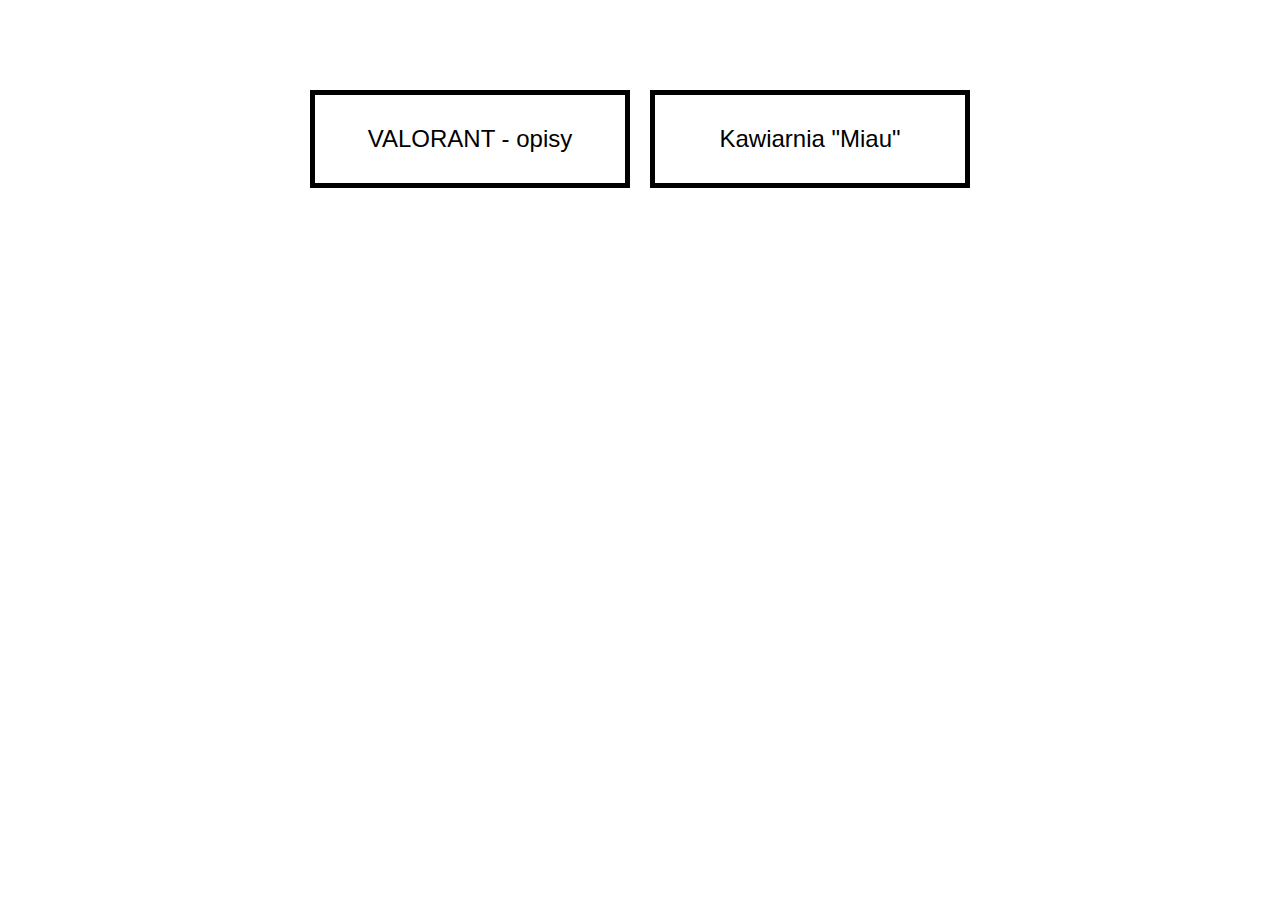
<file: index.html>
<!DOCTYPE html>
<html lang="pl">
<head>
    <meta charset="UTF-8">
    <meta name="viewport" content="width=device-width, initial-scale=1.0">
    <title>emdek - strony</title>
    <meta name="description" content="Wszystkie strony stworzone przed emdka!"> <meta name="author" content="emdek"> <meta name="keywords" content="emdek valorant">
    <style>
       * {
        margin: 0;
        padding: 0;
        box-sizing: border-box;
       }

       html {
        font-family: Arial, Helvetica, sans-serif;
       }
       
       nav {
        font-size: 0;
        text-align: center;
        margin: 10vh auto;
        max-width: 1400px;
       }
       a {
        width: 25%;
        display: inline-block;
        color: black;
        text-decoration: none;
        padding: 30px;
        font-size: 24px;
        text-align: center;
        border: 5px solid black;
        transition: 0.3s;
       }

       a:hover {
        color: white;
        letter-spacing: 2px;
       }

       a.valorant:hover {
        background-color: rgb(236, 90, 90);
        border-color: rgb(236, 90, 90);
       }

       a.kawiarnia:hover {
        color: #333;
        background-color: coral;
        border-color: coral;
       }

       .btn {
        margin-right: 20px;
       }
    </style>
</head>
<body>
    <nav>
        <a href="valorant.html" class="btn valorant">VALORANT - opisy</a>
        <a href="kawiarnia.html" class="kawiarnia">Kawiarnia "Miau"</a>
    </nav>
</body>
</html>
</file>
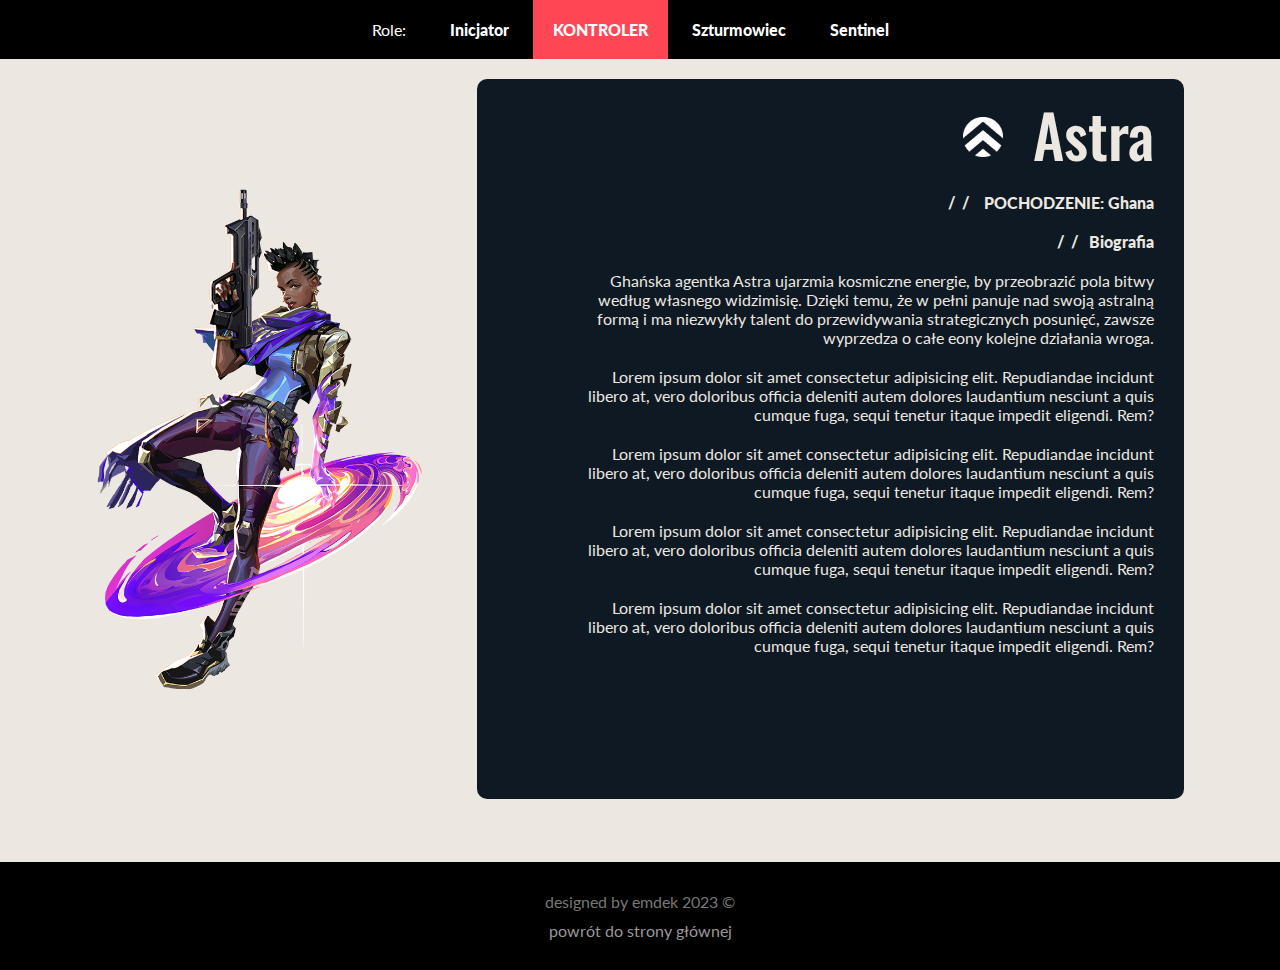
<file: controler.html>
<!DOCTYPE html>
<html lang="en">
<head>
    <meta charset="UTF-8">
    <meta http-equiv="X-UA-Compatible" content="IE=edge">
    <meta name="viewport" content="width=device-width, initial-scale=1.0">
    <link rel="stylesheet" href="style.css">
    <link rel="preconnect" href="https://fonts.googleapis.com">
    <link rel="preconnect" href="https://fonts.gstatic.com" crossorigin>
    <link href="https://fonts.googleapis.com/css2?family=Lato:wght@400;900&family=Oswald:wght@500&display=swap" rel="stylesheet">
    <meta name="description" content="Opis wszystkich postaci z VALORANT!">
    <meta name="author" content="emdek">
    <title>VALORANT - opisy postaci</title>
</head>
<body>
    <header>
        <nav>
            <p class="navtext">Role:</p>
            <ul class="menu">
                <a href="valorant.html"><li>Inicjator</li></a>
                <a href="#"><li class="active">Kontroler</li></a>
                <a href="#"><li>Szturmowiec</li></a>
                <a href="#"><li>Sentinel</li></a>
            </ul>
        </nav>
    </header>

    <main>
        <div class="agent-container">
            <div class="agent">
                <img src="img/astra.png" alt="astra">
            </div>

            <div class="opis-container">
                <p class="agent-name"><img src="img/controller.png" alt="kontroler" class="roleicon">Astra</p>
                <p class="opis"><span class="bold"><span class="letter-space">//</span> POCHODZENIE: Ghana</span></p>
                <p class="opis"><span class="bold"><span class="letter-space">//</span>Biografia</span></p>
                <p class="opis">Ghańska agentka Astra ujarzmia kosmiczne energie, by przeobrazić pola bitwy według własnego widzimisię. Dzięki temu, że w pełni panuje nad swoją astralną formą i ma niezwykły talent do przewidywania strategicznych posunięć, zawsze wyprzedza o całe eony kolejne działania wroga.</p>
                <p class="opis">Lorem ipsum dolor sit amet consectetur adipisicing elit. 
                    Repudiandae incidunt libero at, vero doloribus officia deleniti autem dolores laudantium nesciunt a quis 
                    cumque fuga, sequi tenetur itaque impedit eligendi. Rem?</p>
                <p class="opis">Lorem ipsum dolor sit amet consectetur adipisicing elit. 
                    Repudiandae incidunt libero at, vero doloribus officia deleniti autem dolores laudantium nesciunt a quis 
                    cumque fuga, sequi tenetur itaque impedit eligendi. Rem?</p>
                <p class="opis">Lorem ipsum dolor sit amet consectetur adipisicing elit. 
                    Repudiandae incidunt libero at, vero doloribus officia deleniti autem dolores laudantium nesciunt a quis 
                    cumque fuga, sequi tenetur itaque impedit eligendi. Rem?</p>
                <p class="opis">Lorem ipsum dolor sit amet consectetur adipisicing elit. 
                    Repudiandae incidunt libero at, vero doloribus officia deleniti autem dolores laudantium nesciunt a quis 
                    cumque fuga, sequi tenetur itaque impedit eligendi. Rem?</p>
                
                
            </div>
        </div>
    </main>

    <footer>
        <p>designed by emdek 2023 &copy;</p>
        <p><a href="index.html">powrót do strony głównej</a></p>
    </footer>
</body>
</html>
</file>
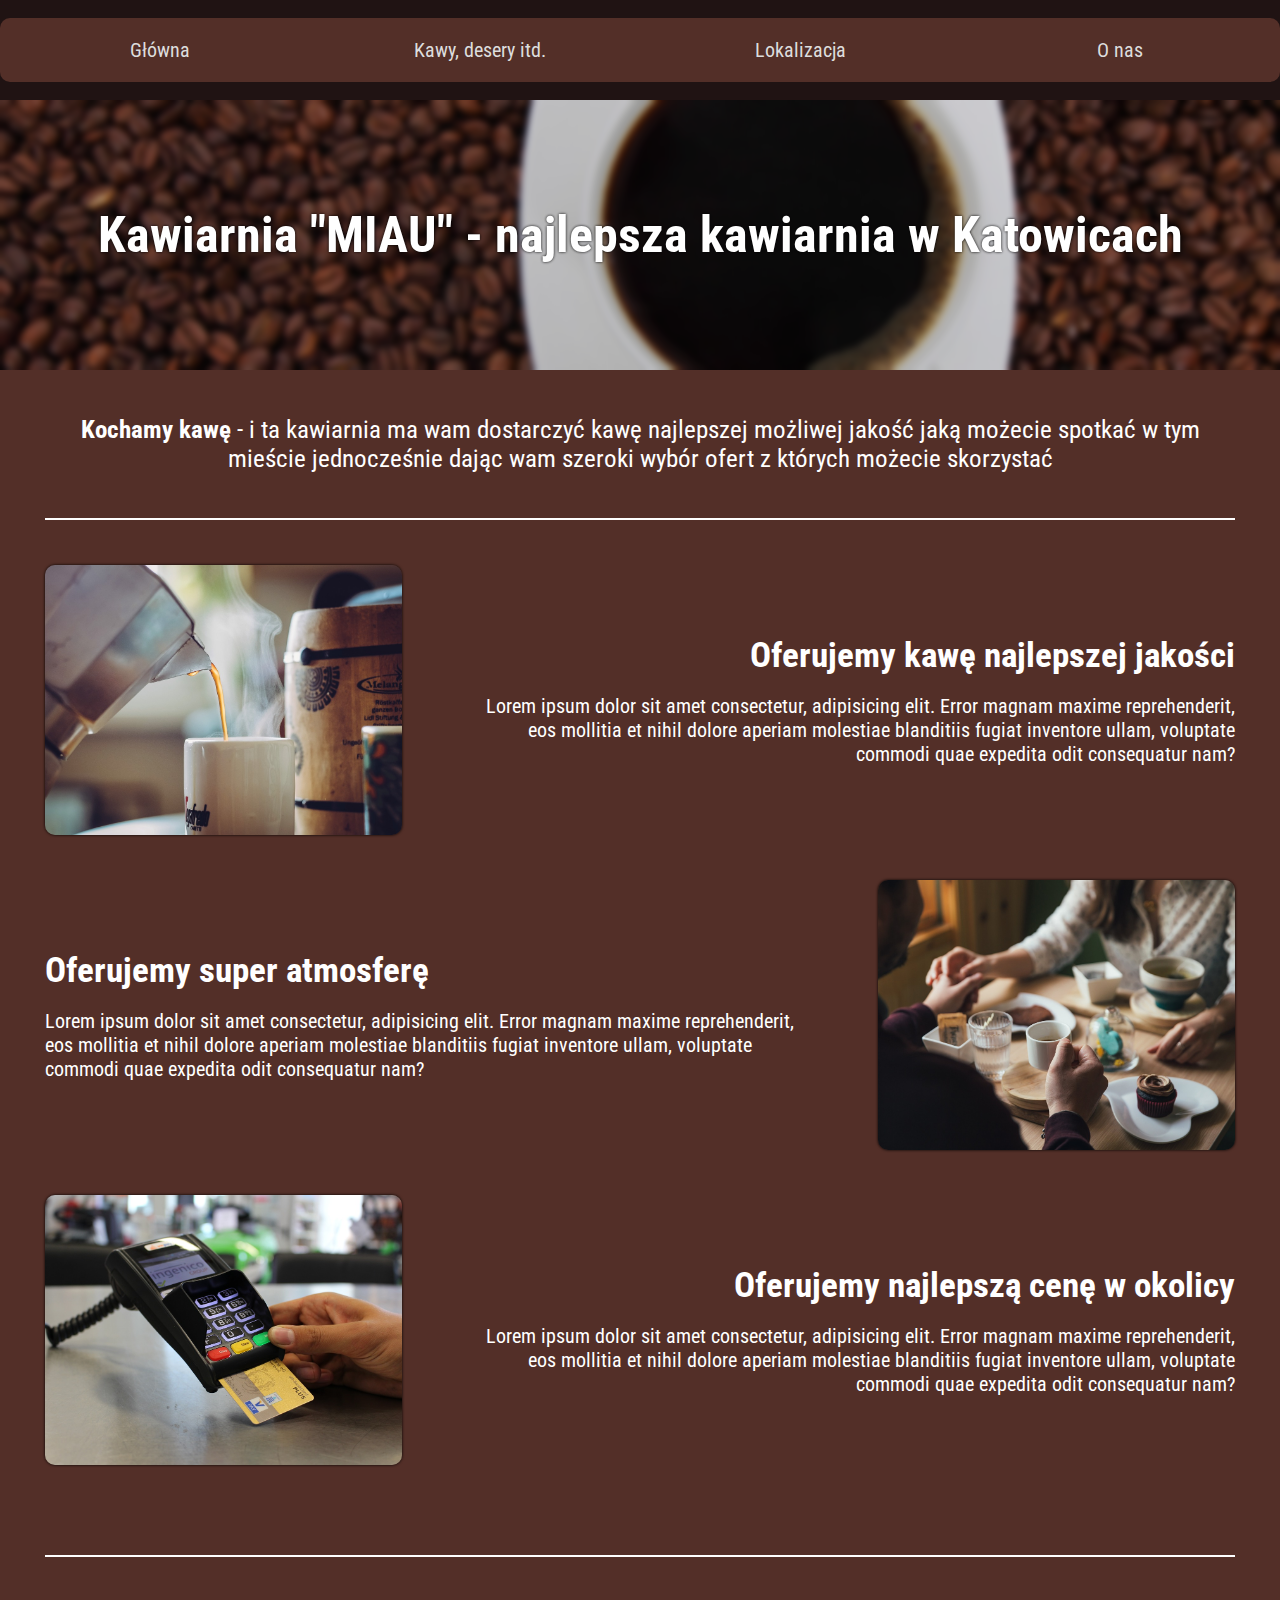
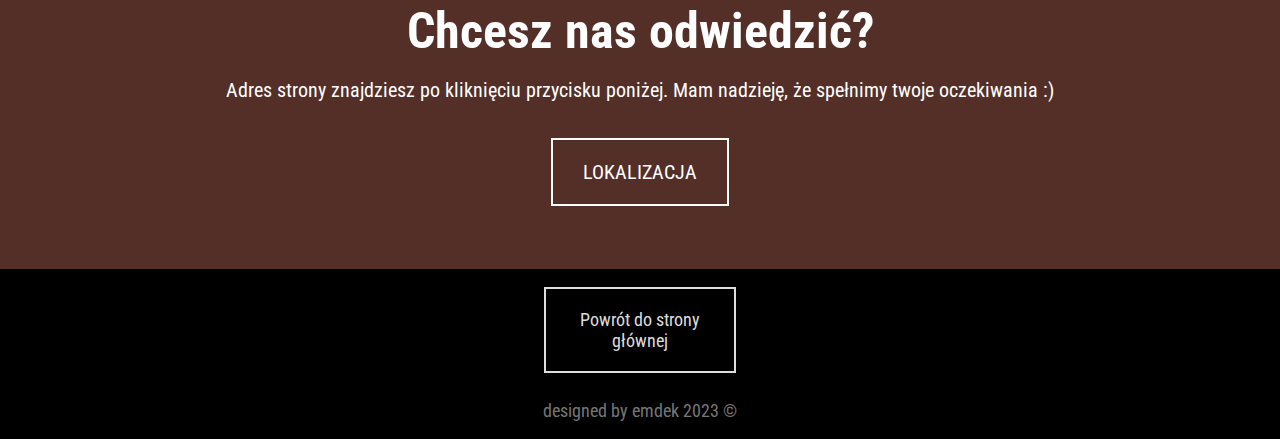
<file: kawiarnia.html>
<!DOCTYPE html>
<html lang="pl">
<head>
    <meta charset="UTF-8">
    <meta name="viewport" content="width=device-width, initial-scale=1.0">
    <title>Kawiarnia "Miau" - najlepsza kawiarnia w Katowicach!</title>
    <meta property="og:type" content="website">
    <meta property="og:title" content="Kawiarnia Miau - najlepsza kawiarnia w Katowicach!">
    <meta property="og:image" content="https://i.imgur.com/J6QGpCL.jpg">
    <meta property="og:description" content="Tutaj wypijesz najlepszą kawę w Katowicach!">
    <meta name="author" content="emdek">
    <link rel="stylesheet" href="style_coffee.css">
</head>
<body>
    <nav>
        <ul>
            <li><a href="#">Główna</a></li>
            <li><a href="#">Kawy, desery itd.</a></li>
            <li><a href="#">Lokalizacja</a></li>
            <li><a href="#">O nas</a></li>
        </ul>
    </nav>
    <header>   
        <h1>Kawiarnia "MIAU" - najlepsza kawiarnia w Katowicach</h1>
    </header>
    <main>
        <p class="description"><span class="bold">Kochamy kawę</span> - i ta kawiarnia ma wam dostarczyć kawę najlepszej możliwej jakość jaką możecie spotkać w tym mieście jednocześnie dając wam szeroki wybór ofert z których możecie skorzystać</p>

        <section class="features">
            <div class="feature">
                <div class="feature-img">
                </div>
                <div class="feature-description">
                    <h1>Oferujemy kawę najlepszej jakości</h1>
                    <p>Lorem ipsum dolor sit amet consectetur, adipisicing elit. Error magnam maxime reprehenderit, eos mollitia et nihil dolore aperiam molestiae blanditiis fugiat inventore ullam, voluptate commodi quae expedita odit consequatur nam?</p>
                </div>
            </div>

            <div class="feature flexleft">
                <div class="feature-img img2"></div>
                <div class="feature-description left">
                    <h1>Oferujemy super atmosferę</h1>
                    <p>Lorem ipsum dolor sit amet consectetur, adipisicing elit. Error magnam maxime reprehenderit, eos mollitia et nihil dolore aperiam molestiae blanditiis fugiat inventore ullam, voluptate commodi quae expedita odit consequatur nam?</p>
                </div>
                </div>
            </div>

            <div class="feature">
                <div class="feature-img img3">
                </div>
                <div class="feature-description">
                    <h1>Oferujemy najlepszą cenę w okolicy</h1>
                    <p>Lorem ipsum dolor sit amet consectetur, adipisicing elit. Error magnam maxime reprehenderit, eos mollitia et nihil dolore aperiam molestiae blanditiis fugiat inventore ullam, voluptate commodi quae expedita odit consequatur nam?</p>
                </div>
            </div>
        </section>

        <section class="seeus">
            <h2>Chcesz nas odwiedzić?</h2>
            <p>Adres strony znajdziesz po kliknięciu przycisku poniżej. Mam nadzieję, że spełnimy twoje oczekiwania :)</p>
            <a href="#" class="btn">Lokalizacja</a>
        </section>


    </main>
    <footer>
        <a href="index.html">Powrót do strony głównej</a>
        <p>designed by emdek 2023 &copy;</p>
    </footer>
</body>
</html>
</file>
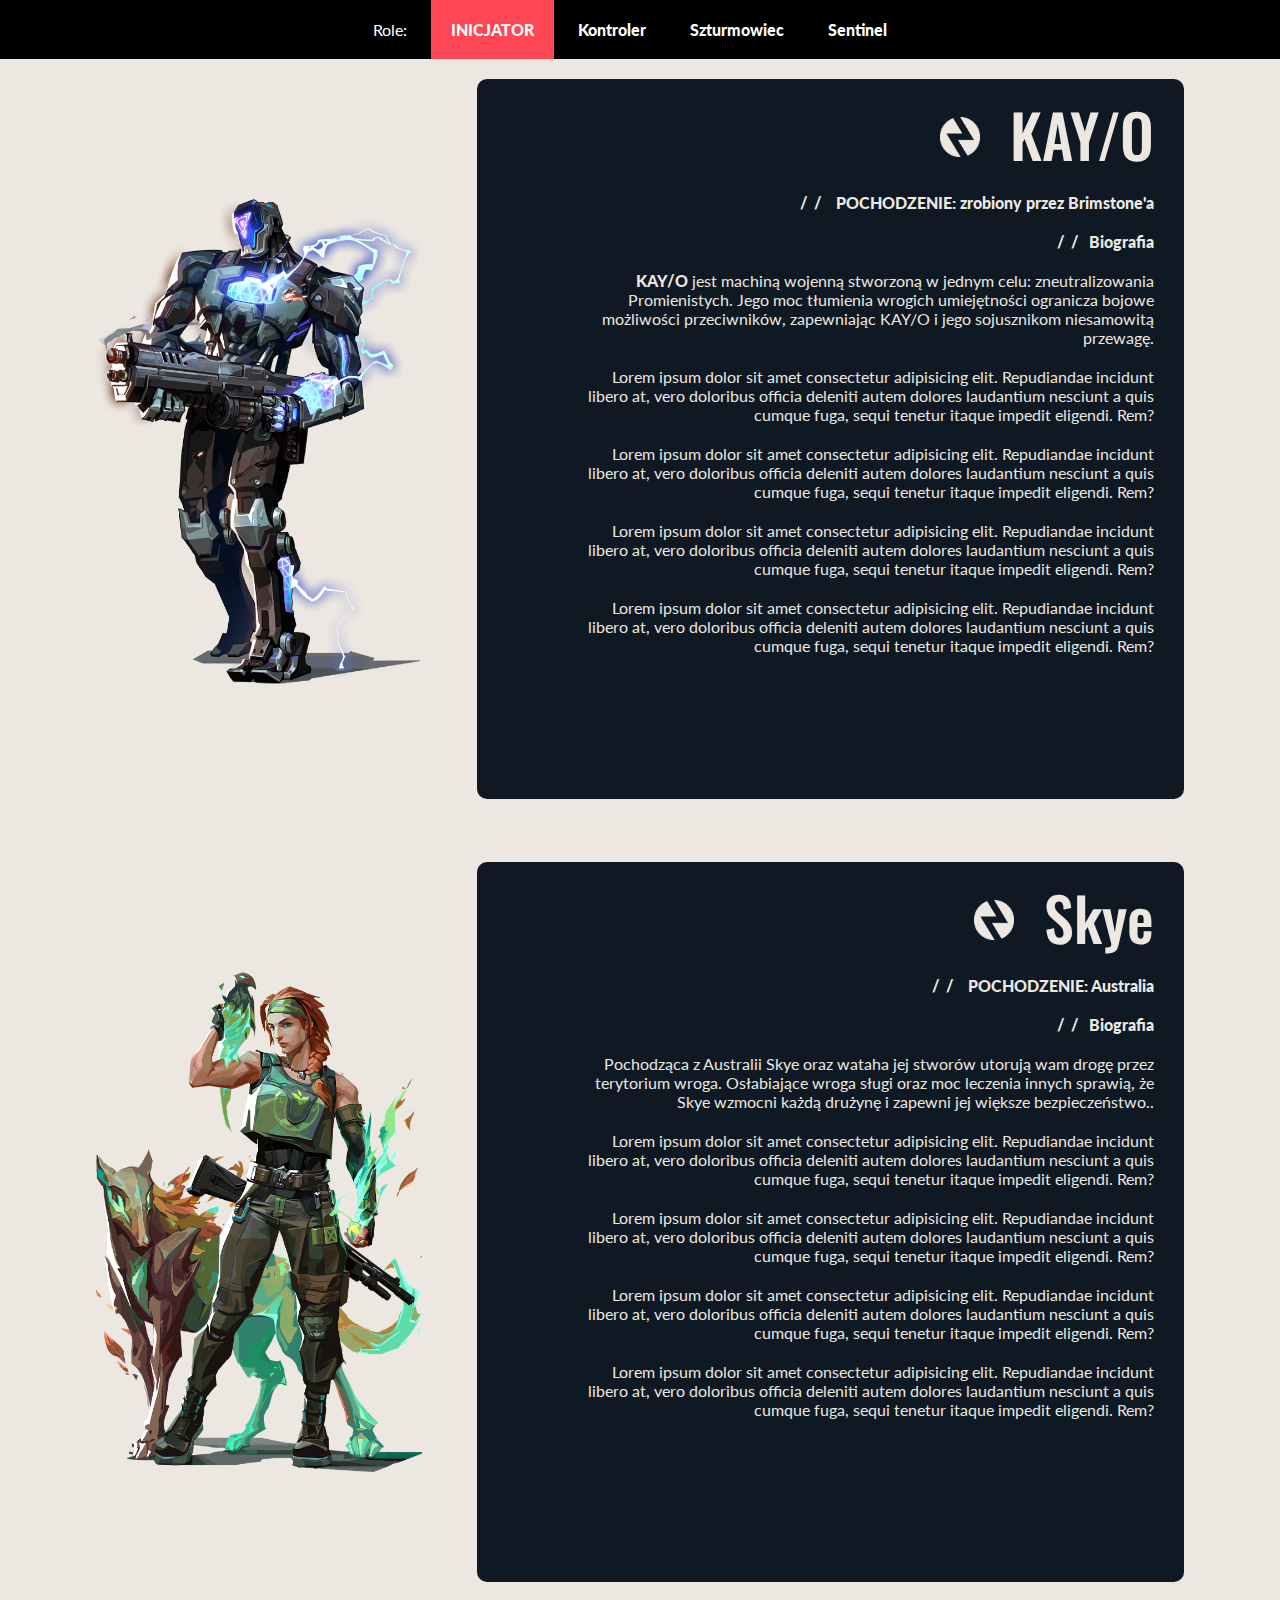
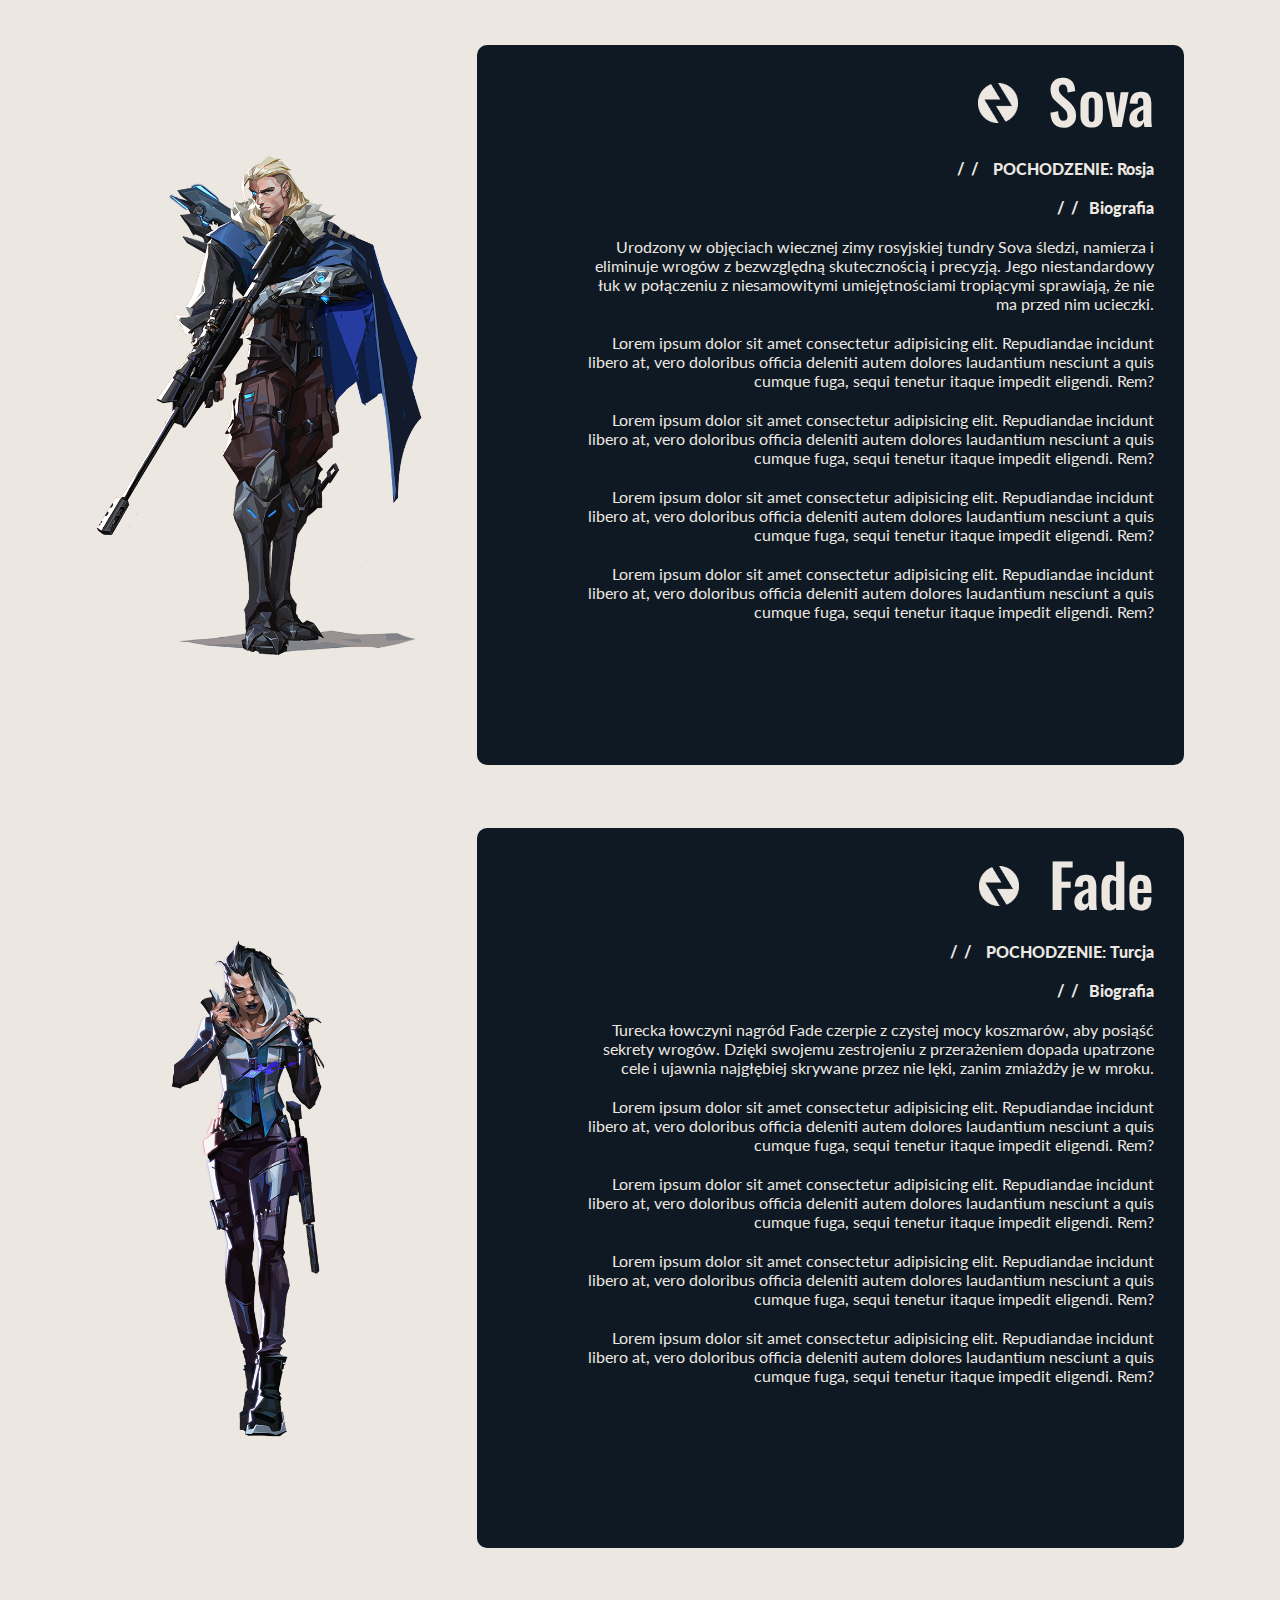
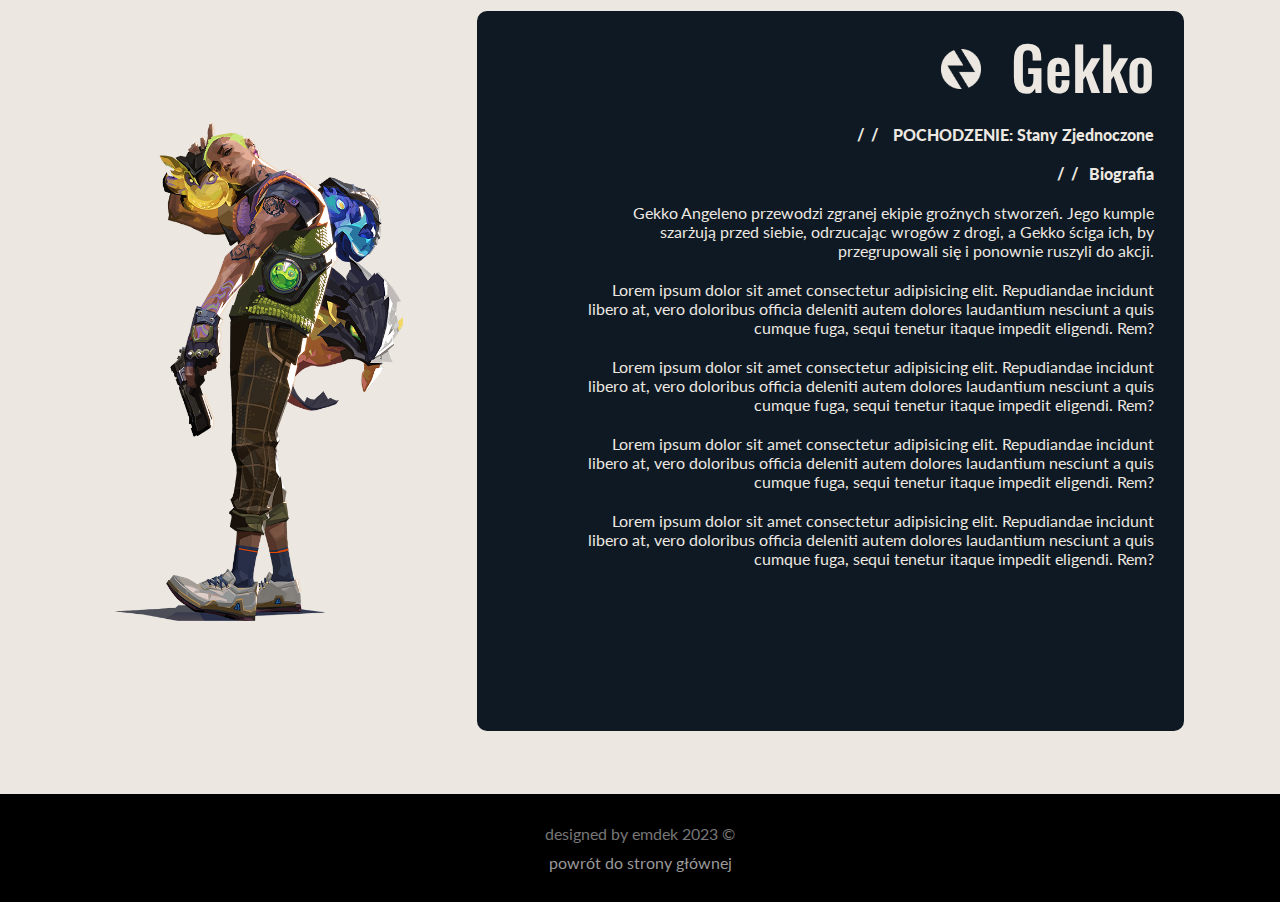
<file: valorant.html>
<!DOCTYPE html>
<html lang="en">
<head>
    <meta charset="UTF-8">
    <meta http-equiv="X-UA-Compatible" content="IE=edge">
    <meta name="viewport" content="width=device-width, initial-scale=1.0">
    <link rel="stylesheet" href="style.css">
    <link rel="preconnect" href="https://fonts.googleapis.com">
    <link rel="preconnect" href="https://fonts.gstatic.com" crossorigin>
    <link href="https://fonts.googleapis.com/css2?family=Lato:wght@400;900&family=Oswald:wght@500&display=swap" rel="stylesheet">
    <meta name="description" content="Opis wszystkich postaci z VALORANT!">
    <meta name="author" content="emdek">
    <title>VALORANT - opisy postaci</title>
</head>
<body>
    <header>
        <nav>
            <p class="navtext">Role:</p>
            <ul class="menu">
                <a href="#"><li class="active">Inicjator</li></a>
                <a href="controler.html"><li>Kontroler</li></a>
                <a href="#"><li>Szturmowiec</li></a>
                <a href="#"><li>Sentinel</li></a>
            </ul>
        </nav>
    </header>

    <main>
        <div class="agent-container">
            <div class="agent">
                <img src="img/kayo.png" alt="kayo">
            </div>

            <div class="opis-container">
                <p class="agent-name"><img src="img/initiator.png" alt="inicjator" class="roleicon">KAY/O</p>
                <p class="opis"><span class="bold"><span class="letter-space">//</span> POCHODZENIE: zrobiony przez Brimstone'a</span></p>
                <p class="opis"><span class="bold"><span class="letter-space">//</span>Biografia</span></p>
                <p class="opis"><span class="bold">KAY/O</span> jest machiną wojenną stworzoną w jednym celu: zneutralizowania Promienistych. 
                    Jego moc tłumienia wrogich umiejętności ogranicza bojowe możliwości przeciwników, 
                    zapewniając KAY/O i jego sojusznikom niesamowitą przewagę.</p>
                <p class="opis">Lorem ipsum dolor sit amet consectetur adipisicing elit. 
                    Repudiandae incidunt libero at, vero doloribus officia deleniti autem dolores laudantium nesciunt a quis 
                    cumque fuga, sequi tenetur itaque impedit eligendi. Rem?</p>
                <p class="opis">Lorem ipsum dolor sit amet consectetur adipisicing elit. 
                    Repudiandae incidunt libero at, vero doloribus officia deleniti autem dolores laudantium nesciunt a quis 
                    cumque fuga, sequi tenetur itaque impedit eligendi. Rem?</p>
                <p class="opis">Lorem ipsum dolor sit amet consectetur adipisicing elit. 
                    Repudiandae incidunt libero at, vero doloribus officia deleniti autem dolores laudantium nesciunt a quis 
                    cumque fuga, sequi tenetur itaque impedit eligendi. Rem?</p>
                <p class="opis">Lorem ipsum dolor sit amet consectetur adipisicing elit. 
                    Repudiandae incidunt libero at, vero doloribus officia deleniti autem dolores laudantium nesciunt a quis 
                    cumque fuga, sequi tenetur itaque impedit eligendi. Rem?</p>
                
                
            </div>
        </div>

        <div class="agent-container">
            <div class="agent">
                <img src="img/skye.png" alt="skye">
            </div>

            <div class="opis-container">
                <p class="agent-name"><img src="img/initiator.png" alt="inicjator" class="roleicon">Skye</p>
                <p class="opis"><span class="bold"><span class="letter-space">//</span> POCHODZENIE: Australia</span></p>
                <p class="opis"><span class="bold"><span class="letter-space">//</span>Biografia</span></p>
                <p class="opis">Pochodząca z Australii 
                    Skye oraz wataha jej stworów utorują wam drogę przez terytorium wroga. 
                    Osłabiające wroga sługi oraz moc leczenia innych sprawią, że Skye wzmocni każdą drużynę i 
                    zapewni jej większe bezpieczeństwo..</p>
                <p class="opis">Lorem ipsum dolor sit amet consectetur adipisicing elit. 
                    Repudiandae incidunt libero at, vero doloribus officia deleniti autem dolores laudantium nesciunt a quis 
                    cumque fuga, sequi tenetur itaque impedit eligendi. Rem?</p>
                <p class="opis">Lorem ipsum dolor sit amet consectetur adipisicing elit. 
                    Repudiandae incidunt libero at, vero doloribus officia deleniti autem dolores laudantium nesciunt a quis 
                    cumque fuga, sequi tenetur itaque impedit eligendi. Rem?</p>
                <p class="opis">Lorem ipsum dolor sit amet consectetur adipisicing elit. 
                    Repudiandae incidunt libero at, vero doloribus officia deleniti autem dolores laudantium nesciunt a quis 
                    cumque fuga, sequi tenetur itaque impedit eligendi. Rem?</p>
                <p class="opis">Lorem ipsum dolor sit amet consectetur adipisicing elit. 
                    Repudiandae incidunt libero at, vero doloribus officia deleniti autem dolores laudantium nesciunt a quis 
                    cumque fuga, sequi tenetur itaque impedit eligendi. Rem?</p>
            </div>
        </div>

        <div class="agent-container">
            <div class="agent">
                <img src="img/sova.png" alt="sova">
            </div>

            <div class="opis-container">
                <p class="agent-name"><img src="img/initiator.png" alt="inicjator" class="roleicon">Sova</p>
                <p class="opis"><span class="bold"><span class="letter-space">//</span> POCHODZENIE: Rosja</span></p>
                <p class="opis"><span class="bold"><span class="letter-space">//</span>Biografia</span></p>
                <p class="opis">Urodzony w objęciach wiecznej zimy rosyjskiej tundry Sova śledzi, namierza i eliminuje wrogów z 
                    bezwzględną skutecznością i precyzją. Jego niestandardowy łuk w połączeniu z niesamowitymi umiejętnościami 
                    tropiącymi sprawiają, że nie ma przed nim ucieczki.
                </p>
                <p class="opis">Lorem ipsum dolor sit amet consectetur adipisicing elit. 
                    Repudiandae incidunt libero at, vero doloribus officia deleniti autem dolores laudantium nesciunt a quis 
                    cumque fuga, sequi tenetur itaque impedit eligendi. Rem?</p>
                <p class="opis">Lorem ipsum dolor sit amet consectetur adipisicing elit. 
                    Repudiandae incidunt libero at, vero doloribus officia deleniti autem dolores laudantium nesciunt a quis 
                    cumque fuga, sequi tenetur itaque impedit eligendi. Rem?</p>
                <p class="opis">Lorem ipsum dolor sit amet consectetur adipisicing elit. 
                    Repudiandae incidunt libero at, vero doloribus officia deleniti autem dolores laudantium nesciunt a quis 
                    cumque fuga, sequi tenetur itaque impedit eligendi. Rem?</p>
                <p class="opis">Lorem ipsum dolor sit amet consectetur adipisicing elit. 
                    Repudiandae incidunt libero at, vero doloribus officia deleniti autem dolores laudantium nesciunt a quis 
                    cumque fuga, sequi tenetur itaque impedit eligendi. Rem?</p>
            </div>
        </div>

        <div class="agent-container">
            <div class="agent">
                <img src="img/fade.png" alt="fade">
            </div>

            <div class="opis-container">
                <p class="agent-name"><img src="img/initiator.png" alt="inicjator" class="roleicon">Fade</p>
                <p class="opis"><span class="bold"><span class="letter-space">//</span> POCHODZENIE: Turcja</span></p>
                <p class="opis"><span class="bold"><span class="letter-space">//</span>Biografia</span></p>
                <p class="opis">Turecka łowczyni nagród Fade czerpie z czystej mocy koszmarów, aby posiąść sekrety wrogów. Dzięki swojemu zestrojeniu z przerażeniem dopada upatrzone cele i ujawnia najgłębiej skrywane przez nie lęki, zanim zmiażdży je w mroku.
                </p>
                <p class="opis">Lorem ipsum dolor sit amet consectetur adipisicing elit. 
                    Repudiandae incidunt libero at, vero doloribus officia deleniti autem dolores laudantium nesciunt a quis 
                    cumque fuga, sequi tenetur itaque impedit eligendi. Rem?</p>
                <p class="opis">Lorem ipsum dolor sit amet consectetur adipisicing elit. 
                    Repudiandae incidunt libero at, vero doloribus officia deleniti autem dolores laudantium nesciunt a quis 
                    cumque fuga, sequi tenetur itaque impedit eligendi. Rem?</p>
                <p class="opis">Lorem ipsum dolor sit amet consectetur adipisicing elit. 
                    Repudiandae incidunt libero at, vero doloribus officia deleniti autem dolores laudantium nesciunt a quis 
                    cumque fuga, sequi tenetur itaque impedit eligendi. Rem?</p>
                <p class="opis">Lorem ipsum dolor sit amet consectetur adipisicing elit. 
                    Repudiandae incidunt libero at, vero doloribus officia deleniti autem dolores laudantium nesciunt a quis 
                    cumque fuga, sequi tenetur itaque impedit eligendi. Rem?</p>
            </div>
        </div>

        <div class="agent-container">
            <div class="agent">
                <img src="img/gekko.png" alt="fade">
            </div>

            <div class="opis-container">
                <p class="agent-name"><img src="img/initiator.png" alt="inicjator" class="roleicon">Gekko</p>
                <p class="opis"><span class="bold"><span class="letter-space">//</span> POCHODZENIE: Stany Zjednoczone</span></p>
                <p class="opis"><span class="bold"><span class="letter-space">//</span>Biografia</span></p>
                <p class="opis">Gekko Angeleno przewodzi zgranej ekipie groźnych stworzeń. Jego kumple szarżują przed siebie, odrzucając wrogów z drogi, a Gekko ściga ich, by przegrupowali się i ponownie ruszyli do akcji.</p>
                <p class="opis">Lorem ipsum dolor sit amet consectetur adipisicing elit. 
                    Repudiandae incidunt libero at, vero doloribus officia deleniti autem dolores laudantium nesciunt a quis 
                    cumque fuga, sequi tenetur itaque impedit eligendi. Rem?</p>
                <p class="opis">Lorem ipsum dolor sit amet consectetur adipisicing elit. 
                    Repudiandae incidunt libero at, vero doloribus officia deleniti autem dolores laudantium nesciunt a quis 
                    cumque fuga, sequi tenetur itaque impedit eligendi. Rem?</p>
                <p class="opis">Lorem ipsum dolor sit amet consectetur adipisicing elit. 
                    Repudiandae incidunt libero at, vero doloribus officia deleniti autem dolores laudantium nesciunt a quis 
                    cumque fuga, sequi tenetur itaque impedit eligendi. Rem?</p>
                <p class="opis">Lorem ipsum dolor sit amet consectetur adipisicing elit. 
                    Repudiandae incidunt libero at, vero doloribus officia deleniti autem dolores laudantium nesciunt a quis 
                    cumque fuga, sequi tenetur itaque impedit eligendi. Rem?</p>
            </div>
        </div>
    </main>

    <footer>
        <p>designed by emdek 2023 &copy;</p>
        <p><a href="index.html">powrót do strony głównej</a></p>
    </footer>
</body>
</html>
</file>
<file: style.css>
* {
    margin: 0;
    padding: 0;
}


/*lato 400, 900; oswald 500 */


html {
    font-family: Lato, sans-serif;
}

body {
    background-color: #ece8e1;
}

header {
    background-color: black;
}

nav {
    margin: 0 auto;
    width: 90vh;
    text-align: center;
}


ul.menu {
    list-style: none;
    display: inline-block;
}

ul.menu li {
    display: inline-block;
    padding: 20px;
    font-weight: 900;
}

ul.menu li.active {
    display: inline-block;
    padding: 20px;
    text-transform: uppercase;
    font-weight: 900;
    background-color: #ff4655;
}

ul.menu li.active:hover {
    display: inline-block;
    padding: 20px;
    text-transform: uppercase;
    font-weight: 900;
    background-color: hsl(355, 50%, 50%);
}

ul.menu a li {
    color: white;
    text-decoration: none;
    transition: 100ms;
}

ul.menu li a:hover, ul.menu li:hover {
    background-color: #333;
}


.navtext {
    color: white;
    display: inline-block;
    margin-right: 20px;
}

main {
    margin-top: 20px;
    margin-left: auto;
    margin-right: auto;
    width: 85vw;
}

.opis-container {
    background-color: #0f1923;
    color: #ece8e1;
    text-align: right;
    width: 65%;
    margin-left: auto;
    border-radius: 10px;
    transition: 300ms all;
    overflow-y: auto;
}

.opis-container:hover {
    box-shadow: 0 0 20px black;
}


.agent-container {
    display: flex;
    flex-direction: row;
    margin-bottom: 7vh;
    height: 80vh;
}

.agent {
    width: 30%;
}

.agent img {
    height: 100%;
    width: 100%;
    object-fit: contain;

}

.agent-name {
    display: inline-block;
    margin-right: 30px;
    margin-top: 10px;
    font-family: 'Oswald', sans-serif;
    font-weight: 500;
    font-size: 60px;
    margin-bottom: 15px;
    transition: 600ms letter-spacing;
}

.roleicon {
    height: 40px;
    margin-right: 30px;
    padding-bottom: 4px;
}

.opis-container:hover .agent-name {
    letter-spacing: 5px;
}

.opis {
    margin-right: 30px;
    margin-bottom: 20px;
    margin-left: 100px;
}

.letter-space {
    letter-spacing: 10px;
}

.bold {
    font-weight: 900;
}


footer {
    text-align: center;
    background-color: #000;
    color: #777;
    padding: 20px;
}

footer p {
    margin: 10px 0;
}

footer a {
    text-decoration: none;
    color: #999;
    transition: 0.4s;
}

footer a:hover {
    letter-spacing: 2px;
    color: #ddd;
}
</file>
<file: style_coffee.css>
@import url('https://fonts.googleapis.com/css2?family=Roboto+Condensed:wght@400;700&display=swap');


* {
    margin: 0;
    padding: 0;
    box-sizing: border-box;
}

html {
    font-size: 10px;
    font-family: 'Roboto Condensed', sans-serif;

}

body {
    background-color: #201313;
}

nav {
    max-width: 1440px;
    margin: 2vh auto;
    text-align: center;
    font-size: 0;
    background-color: #532f28;
    border-radius: 10px;
}

nav ul li {
    display: inline-block;
    width: 25%;
}

nav ul li a {
    display: block;
    padding: 20px;
    margin: 0 60px;
    font-size: 2rem;
    color: #ddd;
    text-decoration: none;
    transition: .3s;
}

nav ul li a:hover {
    color: white;
    background-color: #683b32;
}

header {
    height: 30vh;
    background-image: url(img/kawatlo.jpg);
    background-size: cover;
    background-position: center;
}

header h1 {
    color: white;
    background-color: rgba(0, 0, 0, 0.164);
    backdrop-filter: blur(3px);
    text-align: center;
    line-height: 30vh;
    font-size: 5rem;
    text-shadow: 0 0 3px black;
    font-weight: 700;
}


main {
    max-width: 1440px;
    margin: 0 auto;
    padding: 5vh 5vh 2vh;
    background-color: #532f28;
    color: white;
}

p.description {
    text-align: center;
    font-size: 2.5rem;
    padding-bottom: 5vh;
    border-bottom: 2px solid white;
}


.features {
    padding: 5vh 0;
    border-bottom: 2px solid white;
}

.feature {
    display: flex;
    margin-bottom: 5vh;
    align-items: center;
    height: 30vh;
    flex-direction: row;
    font-size: 0;
    
}

.feature-img {
    width: 30%;
    height: 100%;
    background-image: url(img/kawa1.jpg);
    background-size: cover;
    background-position: center;
    border-radius: 10px;
    box-shadow: 0 0 3px 0 black;
}

.img2 {
    background-image: url(img/superatmosfera.jpg);
}

.img3 {
    background-image: url(img/cena.jpg);
}

.feature-description {
    width: 70%;
    text-align: right;
    padding-left: 5vw;
    font-size: 2rem;
}

.left {
    text-align: left;
    padding-left: 0;
    padding-right: 5vw;
}

.flexleft {
    flex-direction: row-reverse;
}

.feature-description h1 {
    font-size: 3.5rem;
    margin-bottom: 2vh;
}


.seeus {
    text-align: center;
    margin: 5vh 0;
}

.seeus h2 {
    font-size: 5rem;
}

.seeus p {
    margin: 2vh 0;
    font-size: 2rem;
}

.btn {
    display: block;
    margin: 4vh auto 0;
    padding: 20px;
    font-size: 2rem;
    max-width: 15%;
    color: white;
    text-decoration: none;
    text-transform: uppercase;
    border: 2px solid white;
    transition: .3s;
}

.btn:hover {
    background-color: white;
    letter-spacing: 2px;
    color: #222;
}

span.bold {
    font-weight: 700;
}

footer {
    text-align: center;
    background-color: black;
    padding: 2vh;
    color: #777;
    font-size: 1.8rem;
}

footer a {
    display: block;
    width: 15vw;
    margin: 0 auto 3vh;
    display: block;
    color: #ddd;
    padding: 20px;
    border: 2px solid #ddd;
    text-decoration: none;
    transition: 0.3s;
}

footer a:hover {
    background-color: #ddd;
    color: #222;
}

@media screen and (max-width: 1080px) {
    nav ul li {
        display: block;
        width: 100%;
    }
    
    header h1 {
        font-size: 5.5vw;
        line-height: 15vh;
    }

    .feature {
        flex-direction: column;
        height: 100vh;
    }

    .feature-img {
        width: 100%;
        height: 50%;
        margin-bottom: 25px;
    }

    .feature-description {
        width: 100%;
        text-align: center;
        padding: 0 2vw;
        font-size: 2rem;
    }

    .btn {
        max-width: 250px;
    }

    footer a {
        width: 250px;
        max-width: 250px;
    }


}
</file>
